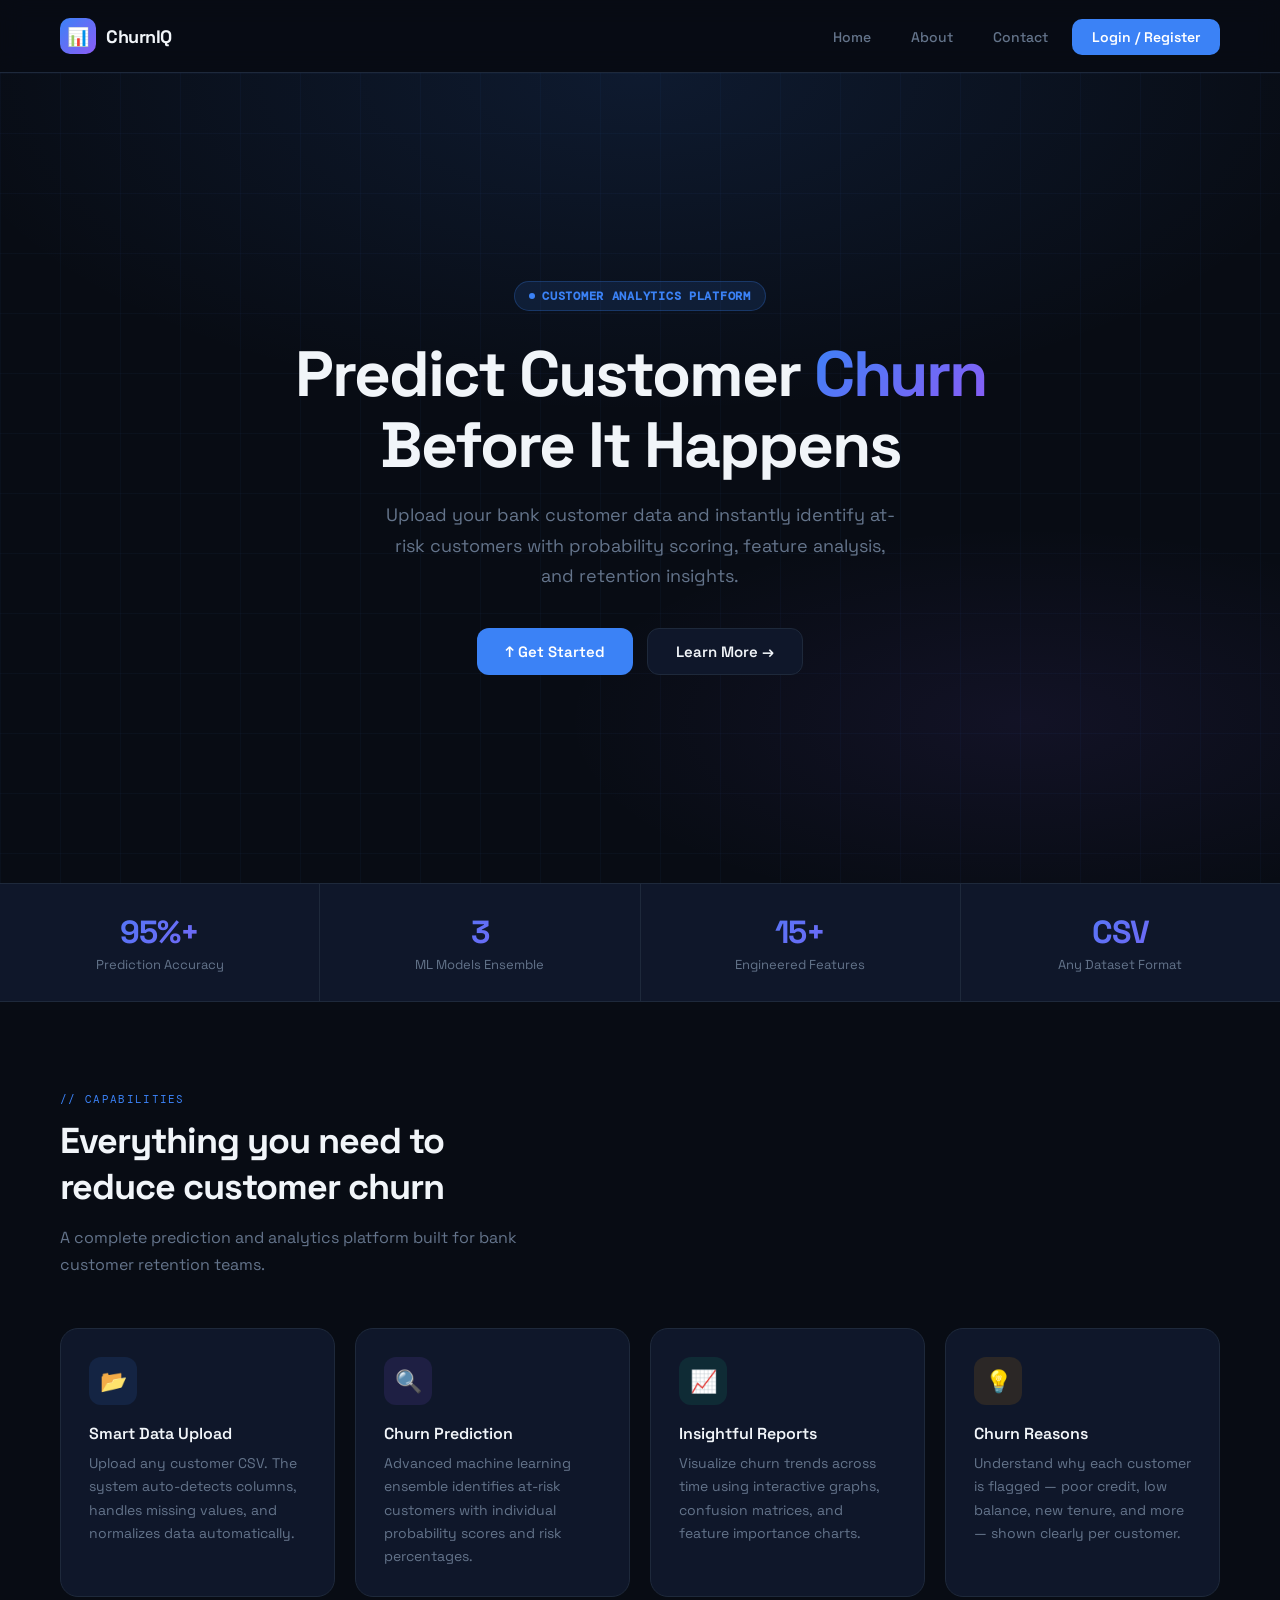
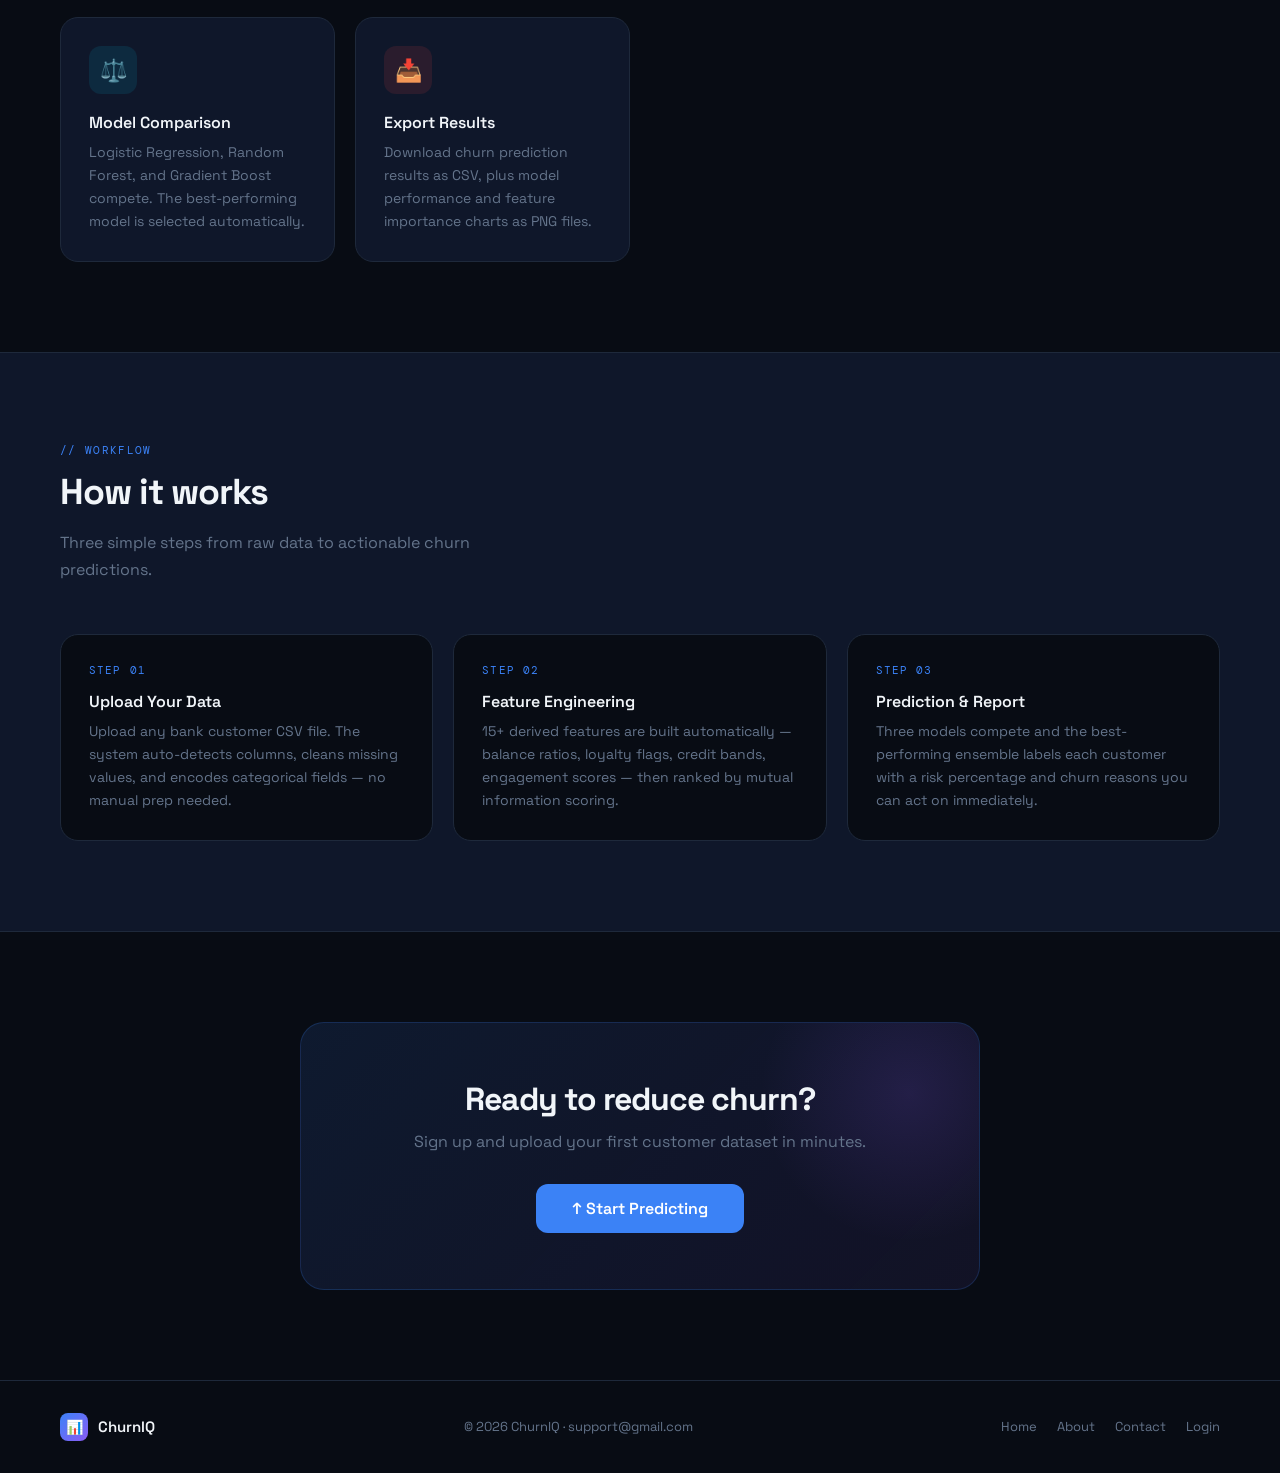
<file: templates/index.html>
<!DOCTYPE html>
<html lang="en">
<head>
  <meta charset="UTF-8">
  <meta name="viewport" content="width=device-width, initial-scale=1.0">
  <title>ChurnIQ – Customer Churn Prediction</title>
  <link rel="preconnect" href="https://fonts.googleapis.com">
  <link href="https://fonts.googleapis.com/css2?family=Space+Grotesk:wght@300;400;500;600;700&family=DM+Mono:wght@400;500&display=swap" rel="stylesheet">
  <style>
    :root {
      --bg: #080c14;
      --surface: #0f172a;
      --surface2: #1e293b;
      --border: #1e293b;
      --accent: #3b82f6;
      --accent2: #8b5cf6;
      --green: #10b981;
      --red: #ef4444;
      --amber: #f59e0b;
      --text: #f1f5f9;
      --muted: #64748b;
    }
    * { margin: 0; padding: 0; box-sizing: border-box; }
    body {
      background: var(--bg);
      color: var(--text);
      font-family: 'Space Grotesk', sans-serif;
      min-height: 100vh;
    }

    /* ── Navbar ── */
    .navbar {
      display: flex;
      justify-content: space-between;
      align-items: center;
      padding: 18px 60px;
      background: rgba(8,12,20,0.85);
      backdrop-filter: blur(12px);
      border-bottom: 1px solid var(--border);
      position: sticky;
      top: 0;
      z-index: 1000;
    }
    .navbar-brand {
      display: flex;
      align-items: center;
      gap: 10px;
      text-decoration: none;
      color: var(--text);
    }
    .brand-icon {
      width: 36px; height: 36px;
      border-radius: 10px;
      background: linear-gradient(135deg, var(--accent), var(--accent2));
      display: flex; align-items: center; justify-content: center;
      font-size: 18px;
    }
    .brand-name { font-size: 18px; font-weight: 700; letter-spacing: -0.5px; }
    .nav-links {
      display: flex;
      align-items: center;
      gap: 8px;
      list-style: none;
    }
    .nav-links a {
      text-decoration: none;
      color: var(--muted);
      font-size: 14px;
      font-weight: 500;
      padding: 8px 16px;
      border-radius: 8px;
      transition: 0.2s;
    }
    .nav-links a:hover { color: var(--text); background: var(--surface2); }
    .nav-links .btn-nav {
      background: var(--accent);
      color: white;
      padding: 9px 20px;
      border-radius: 10px;
      font-weight: 600;
      transition: 0.2s;
    }
    .nav-links .btn-nav:hover {
      background: #2563eb;
      transform: translateY(-1px);
      box-shadow: 0 4px 20px rgba(59,130,246,.35);
    }

    /* ── Hero ── */
    .hero {
      min-height: 90vh;
      display: flex;
      align-items: center;
      justify-content: center;
      text-align: center;
      padding: 80px 24px;
      position: relative;
      overflow: hidden;
    }
    .hero-bg {
      position: absolute;
      inset: 0;
      background:
        radial-gradient(ellipse 80% 60% at 50% 0%, rgba(59,130,246,0.12) 0%, transparent 70%),
        radial-gradient(ellipse 60% 40% at 80% 80%, rgba(139,92,246,0.08) 0%, transparent 60%);
    }
    /* Grid lines */
    .hero-bg::after {
      content: '';
      position: absolute;
      inset: 0;
      background-image:
        linear-gradient(rgba(59,130,246,0.04) 1px, transparent 1px),
        linear-gradient(90deg, rgba(59,130,246,0.04) 1px, transparent 1px);
      background-size: 60px 60px;
    }
    .hero-content { position: relative; z-index: 1; max-width: 720px; }
    .hero-badge {
      display: inline-flex;
      align-items: center;
      gap: 7px;
      background: rgba(59,130,246,0.12);
      border: 1px solid rgba(59,130,246,0.25);
      color: var(--accent);
      padding: 6px 14px;
      border-radius: 999px;
      font-size: 12px;
      font-weight: 600;
      letter-spacing: 0.06em;
      text-transform: uppercase;
      margin-bottom: 28px;
      font-family: 'DM Mono', monospace;
    }
    .hero-badge .dot {
      width: 6px; height: 6px;
      background: var(--accent);
      border-radius: 50%;
      animation: pulse 2s infinite;
    }
    @keyframes pulse {
      0%, 100% { opacity: 1; transform: scale(1); }
      50% { opacity: 0.5; transform: scale(0.8); }
    }
    .hero h1 {
      font-size: clamp(36px, 6vw, 64px);
      font-weight: 700;
      letter-spacing: -2px;
      line-height: 1.1;
      margin-bottom: 20px;
    }
    .hero h1 span {
      background: linear-gradient(135deg, var(--accent), var(--accent2));
      -webkit-background-clip: text;
      -webkit-text-fill-color: transparent;
      background-clip: text;
    }
    .hero p {
      font-size: 18px;
      color: var(--muted);
      line-height: 1.7;
      max-width: 520px;
      margin: 0 auto 36px;
    }
    .hero-cta {
      display: flex;
      gap: 14px;
      justify-content: center;
      flex-wrap: wrap;
    }
    .btn {
      display: inline-flex;
      align-items: center;
      gap: 8px;
      padding: 13px 28px;
      border-radius: 12px;
      font-size: 15px;
      font-weight: 600;
      cursor: pointer;
      border: none;
      text-decoration: none;
      transition: all 0.2s;
      font-family: inherit;
    }
    .btn-primary {
      background: var(--accent);
      color: white;
    }
    .btn-primary:hover {
      background: #2563eb;
      transform: translateY(-2px);
      box-shadow: 0 8px 30px rgba(59,130,246,0.4);
    }
    .btn-ghost {
      background: var(--surface);
      color: var(--text);
      border: 1px solid var(--border);
    }
    .btn-ghost:hover {
      background: var(--surface2);
      transform: translateY(-1px);
    }

    /* ── Stats Bar ── */
    .stats-bar {
      display: flex;
      justify-content: center;
      gap: 0;
      border-top: 1px solid var(--border);
      border-bottom: 1px solid var(--border);
      background: var(--surface);
      flex-wrap: wrap;
    }
    .stat-item {
      flex: 1;
      min-width: 160px;
      padding: 28px 24px;
      text-align: center;
      border-right: 1px solid var(--border);
    }
    .stat-item:last-child { border-right: none; }
    .stat-value {
      font-size: 32px;
      font-weight: 700;
      letter-spacing: -1px;
      background: linear-gradient(135deg, var(--accent), var(--accent2));
      -webkit-background-clip: text;
      -webkit-text-fill-color: transparent;
      background-clip: text;
    }
    .stat-label { font-size: 13px; color: var(--muted); margin-top: 4px; }

    /* ── Features ── */
    .section { padding: 90px 60px; }
    .section-label {
      font-size: 11px;
      font-family: 'DM Mono', monospace;
      color: var(--accent);
      text-transform: uppercase;
      letter-spacing: 0.12em;
      margin-bottom: 12px;
    }
    .section-title {
      font-size: 36px;
      font-weight: 700;
      letter-spacing: -1px;
      margin-bottom: 14px;
    }
    .section-sub {
      font-size: 16px;
      color: var(--muted);
      max-width: 480px;
      line-height: 1.7;
      margin-bottom: 50px;
    }
    .features-grid {
      display: grid;
      grid-template-columns: repeat(auto-fill, minmax(260px, 1fr));
      gap: 20px;
    }
    .feature-card {
      background: var(--surface);
      border: 1px solid var(--border);
      border-radius: 18px;
      padding: 28px;
      transition: 0.25s;
      position: relative;
      overflow: hidden;
    }
    .feature-card::before {
      content: '';
      position: absolute;
      top: 0; left: 0; right: 0;
      height: 3px;
      background: var(--card-color, var(--accent));
      opacity: 0;
      transition: 0.25s;
    }
    .feature-card:hover {
      border-color: rgba(59,130,246,0.3);
      transform: translateY(-3px);
      box-shadow: 0 12px 40px rgba(0,0,0,0.3);
    }
    .feature-card:hover::before { opacity: 1; }
    .feature-icon {
      width: 48px; height: 48px;
      border-radius: 12px;
      display: flex; align-items: center; justify-content: center;
      font-size: 22px;
      margin-bottom: 18px;
      background: var(--icon-bg, rgba(59,130,246,0.12));
    }
    .feature-card h3 {
      font-size: 16px;
      font-weight: 600;
      margin-bottom: 8px;
    }
    .feature-card p {
      font-size: 14px;
      color: var(--muted);
      line-height: 1.65;
    }

    /* ── How it works ── */
    .how-section {
      padding: 90px 60px;
      background: var(--surface);
      border-top: 1px solid var(--border);
      border-bottom: 1px solid var(--border);
    }
    .steps-grid {
      display: grid;
      grid-template-columns: repeat(3, 1fr);
      gap: 20px;
      margin-top: 50px;
    }
    .step {
      background: var(--bg);
      border: 1px solid var(--border);
      border-radius: 18px;
      padding: 28px;
      position: relative;
    }
    .step-num {
      font-family: 'DM Mono', monospace;
      font-size: 11px;
      color: var(--accent);
      text-transform: uppercase;
      letter-spacing: 0.1em;
      margin-bottom: 14px;
    }
    .step h4 { font-size: 16px; font-weight: 600; margin-bottom: 8px; }
    .step p { font-size: 14px; color: var(--muted); line-height: 1.65; }
    .step-arrow {
      position: absolute;
      right: -30px;
      top: 50%;
      transform: translateY(-50%);
      color: var(--muted);
      font-size: 20px;
      z-index: 1;
    }

    /* ── CTA Banner ── */
    .cta-section {
      padding: 90px 60px;
      text-align: center;
    }
    .cta-card {
      max-width: 680px;
      margin: 0 auto;
      background: linear-gradient(135deg, rgba(59,130,246,0.12) 0%, rgba(139,92,246,0.08) 100%);
      border: 1px solid rgba(59,130,246,0.2);
      border-radius: 24px;
      padding: 56px 40px;
      position: relative;
      overflow: hidden;
    }
    .cta-card::before {
      content: '';
      position: absolute;
      right: -80px; top: -80px;
      width: 300px; height: 300px;
      border-radius: 50%;
      background: radial-gradient(circle, rgba(139,92,246,0.15) 0%, transparent 70%);
    }
    .cta-card h2 {
      font-size: 32px;
      font-weight: 700;
      letter-spacing: -1px;
      margin-bottom: 12px;
      position: relative;
    }
    .cta-card p {
      color: var(--muted);
      font-size: 16px;
      margin-bottom: 32px;
      position: relative;
    }

    /* ── Footer ── */
    .footer {
      border-top: 1px solid var(--border);
      padding: 32px 60px;
      display: flex;
      justify-content: space-between;
      align-items: center;
      flex-wrap: wrap;
      gap: 12px;
    }
    .footer-brand {
      display: flex;
      align-items: center;
      gap: 10px;
      text-decoration: none;
      color: var(--text);
    }
    .footer-brand .brand-icon { width: 28px; height: 28px; font-size: 14px; border-radius: 8px; }
    .footer-text { font-size: 13px; color: var(--muted); }
    .footer-links { display: flex; gap: 20px; }
    .footer-links a { font-size: 13px; color: var(--muted); text-decoration: none; transition: 0.2s; }
    .footer-links a:hover { color: var(--text); }

    @media (max-width: 768px) {
      .navbar { padding: 16px 20px; }
      .section, .how-section, .cta-section { padding: 60px 20px; }
      .steps-grid { grid-template-columns: 1fr; }
      .footer { padding: 24px 20px; flex-direction: column; text-align: center; }
      .stats-bar { flex-direction: column; }
      .stat-item { border-right: none; border-bottom: 1px solid var(--border); }
    }
  </style>
</head>
<body>

<!-- Navbar -->
<nav class="navbar">
  <a href="/" class="navbar-brand">
    <div class="brand-icon">📊</div>
    <span class="brand-name">ChurnIQ</span>
  </a>
  <ul class="nav-links">
    <li><a href="/">Home</a></li>
    <li><a href="/about">About</a></li>
    <li><a href="/contact">Contact</a></li>
    <li><a href="/login" class="btn-nav">Login / Register</a></li>
  </ul>
</nav>

<!-- Hero -->
<section class="hero">
  <div class="hero-bg"></div>
  <div class="hero-content">
    <div class="hero-badge">
      <span class="dot"></span>
      Customer Analytics Platform
    </div>
    <h1>Predict Customer <span>Churn</span><br>Before It Happens</h1>
    <p>Upload your bank customer data and instantly identify at-risk customers with probability scoring, feature analysis, and retention insights.</p>
    <div class="hero-cta">
      <a href="/login" class="btn btn-primary">↑ Get Started</a>
      <a href="/about" class="btn btn-ghost">Learn More →</a>
    </div>
  </div>
</section>

<!-- Stats Bar -->
<div class="stats-bar">
  <div class="stat-item">
    <div class="stat-value">95%+</div>
    <div class="stat-label">Prediction Accuracy</div>
  </div>
  <div class="stat-item">
    <div class="stat-value">3</div>
    <div class="stat-label">ML Models Ensemble</div>
  </div>
  <div class="stat-item">
    <div class="stat-value">15+</div>
    <div class="stat-label">Engineered Features</div>
  </div>
  <div class="stat-item">
    <div class="stat-value">CSV</div>
    <div class="stat-label">Any Dataset Format</div>
  </div>
</div>

<!-- Features -->
<section class="section">
  <div class="section-label">// capabilities</div>
  <h2 class="section-title">Everything you need to<br>reduce customer churn</h2>
  <p class="section-sub">A complete prediction and analytics platform built for bank customer retention teams.</p>

  <div class="features-grid">
    <div class="feature-card" style="--card-color:#3b82f6; --icon-bg:rgba(59,130,246,0.12);">
      <div class="feature-icon">📂</div>
      <h3>Smart Data Upload</h3>
      <p>Upload any customer CSV. The system auto-detects columns, handles missing values, and normalizes data automatically.</p>
    </div>
    <div class="feature-card" style="--card-color:#8b5cf6; --icon-bg:rgba(139,92,246,0.12);">
      <div class="feature-icon">🔍</div>
      <h3>Churn Prediction</h3>
      <p>Advanced machine learning ensemble identifies at-risk customers with individual probability scores and risk percentages.</p>
    </div>
    <div class="feature-card" style="--card-color:#10b981; --icon-bg:rgba(16,185,129,0.12);">
      <div class="feature-icon">📈</div>
      <h3>Insightful Reports</h3>
      <p>Visualize churn trends across time using interactive graphs, confusion matrices, and feature importance charts.</p>
    </div>
    <div class="feature-card" style="--card-color:#f59e0b; --icon-bg:rgba(245,158,11,0.12);">
      <div class="feature-icon">💡</div>
      <h3>Churn Reasons</h3>
      <p>Understand why each customer is flagged — poor credit, low balance, new tenure, and more — shown clearly per customer.</p>
    </div>
    <div class="feature-card" style="--card-color:#06b6d4; --icon-bg:rgba(6,182,212,0.12);">
      <div class="feature-icon">⚖️</div>
      <h3>Model Comparison</h3>
      <p>Logistic Regression, Random Forest, and Gradient Boost compete. The best-performing model is selected automatically.</p>
    </div>
    <div class="feature-card" style="--card-color:#ef4444; --icon-bg:rgba(239,68,68,0.12);">
      <div class="feature-icon">📥</div>
      <h3>Export Results</h3>
      <p>Download churn prediction results as CSV, plus model performance and feature importance charts as PNG files.</p>
    </div>
  </div>
</section>

<!-- How it works -->
<section class="how-section">
  <div class="section-label">// workflow</div>
  <h2 class="section-title">How it works</h2>
  <p class="section-sub">Three simple steps from raw data to actionable churn predictions.</p>

  <div class="steps-grid">
    <div class="step">
      <div class="step-num">Step 01</div>
      <h4>Upload Your Data</h4>
      <p>Upload any bank customer CSV file. The system auto-detects columns, cleans missing values, and encodes categorical fields — no manual prep needed.</p>
    </div>
    <div class="step">
      <div class="step-num">Step 02</div>
      <h4>Feature Engineering</h4>
      <p>15+ derived features are built automatically — balance ratios, loyalty flags, credit bands, engagement scores — then ranked by mutual information scoring.</p>
    </div>
    <div class="step">
      <div class="step-num">Step 03</div>
      <h4>Prediction & Report</h4>
      <p>Three models compete and the best-performing ensemble labels each customer with a risk percentage and churn reasons you can act on immediately.</p>
    </div>
  </div>
</section>

<!-- CTA Banner -->
<section class="cta-section">
  <div class="cta-card">
    <h2>Ready to reduce churn?</h2>
    <p>Sign up and upload your first customer dataset in minutes.</p>
    <a href="/login" class="btn btn-primary" style="font-size:16px; padding:14px 36px;">
      ↑ Start Predicting
    </a>
  </div>
</section>

<!-- Footer -->
<footer class="footer">
  <a href="/" class="footer-brand">
    <div class="brand-icon">📊</div>
    <span style="font-size:15px; font-weight:600;">ChurnIQ</span>
  </a>
  <span class="footer-text">© 2026 ChurnIQ · support@gmail.com</span>
  <div class="footer-links">
    <a href="/">Home</a>
    <a href="/about">About</a>
    <a href="/contact">Contact</a>
    <a href="/login">Login</a>
  </div>
</footer>

</body>
</html>
</file>
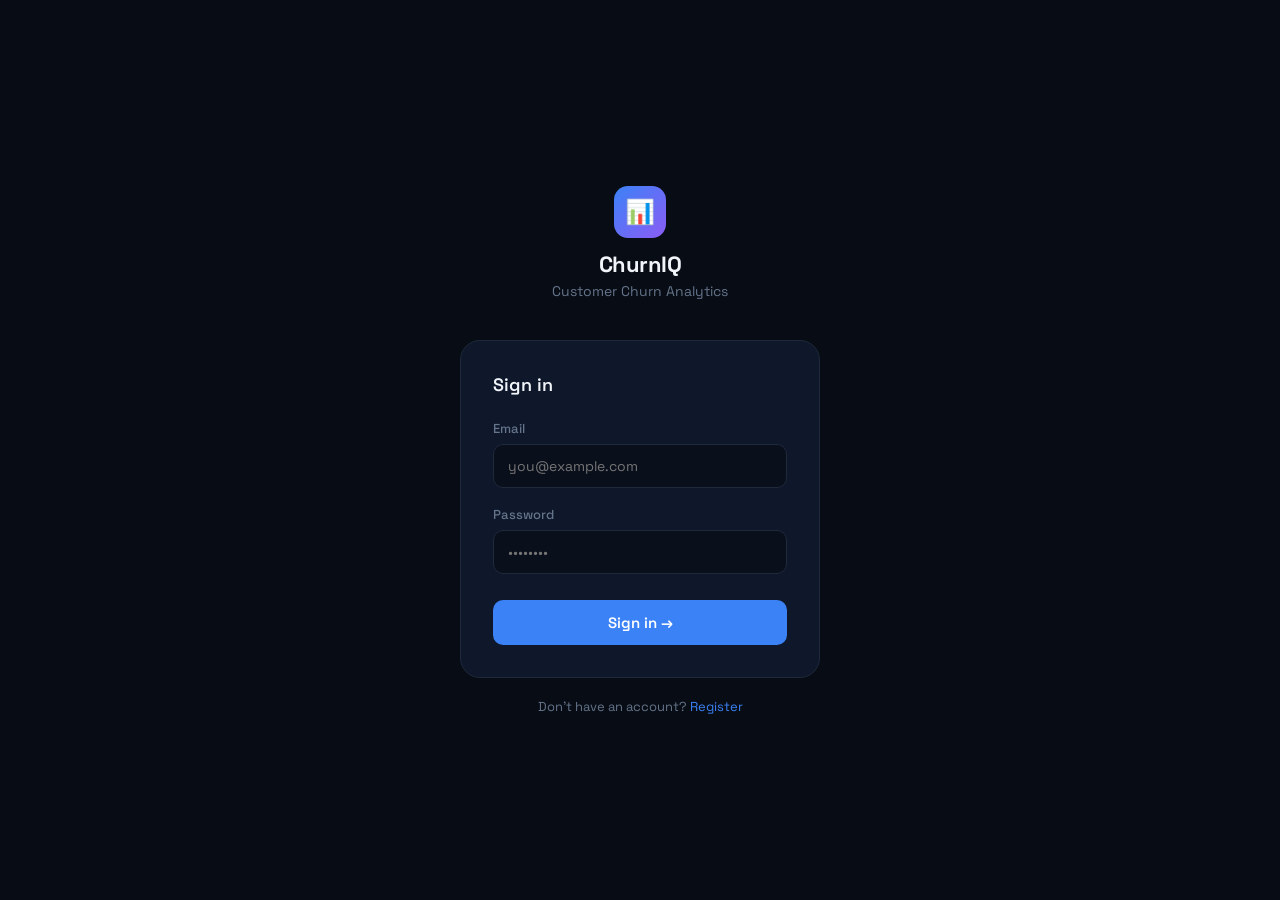
<file: templates/login.html>
<!DOCTYPE html>
<html lang="en">
<head>
  <meta charset="UTF-8">
  <title>Login – ChurnIQ</title>
  <link href="https://fonts.googleapis.com/css2?family=Space+Grotesk:wght@400;500;600;700&display=swap" rel="stylesheet">
  <style>
    :root { --bg:#080c14; --surface:#0f172a; --border:#1e293b; --accent:#3b82f6; --text:#f1f5f9; --muted:#64748b; }
    * { margin:0; padding:0; box-sizing:border-box; }
    body { background:var(--bg); color:var(--text); font-family:'Space Grotesk',sans-serif; min-height:100vh; display:flex; align-items:center; justify-content:center; }
    .container { width:100%; max-width:400px; padding:20px; }
    .brand { text-align:center; margin-bottom:40px; }
    .brand-icon { width:52px;height:52px;border-radius:14px;background:linear-gradient(135deg,#3b82f6,#8b5cf6);display:flex;align-items:center;justify-content:center;font-size:24px;margin:0 auto 12px; }
    .brand h1 { font-size:22px; font-weight:700; letter-spacing:-0.5px; }
    .brand p { color:var(--muted); font-size:14px; margin-top:4px; }
    .card { background:var(--surface); border:1px solid var(--border); border-radius:20px; padding:32px; }
    .field { margin-bottom:18px; }
    label { display:block; font-size:13px; font-weight:500; color:var(--muted); margin-bottom:7px; }
    input { width:100%; background:#0a0f1c; border:1px solid var(--border); border-radius:10px; padding:12px 14px; color:var(--text); font-size:14px; font-family:inherit; transition:.2s; }
    input:focus { outline:none; border-color:var(--accent); box-shadow:0 0 0 3px rgba(59,130,246,.15); }
    .btn { width:100%; padding:13px; background:var(--accent); color:white; border:none; border-radius:10px; font-size:15px; font-weight:600; cursor:pointer; font-family:inherit; transition:.2s; margin-top:8px; }
    .btn:hover { background:#2563eb; }
    .footer-link { text-align:center; margin-top:20px; font-size:13px; color:var(--muted); }
    .footer-link a { color:var(--accent); text-decoration:none; }
  </style>
</head>
<body>
<div class="container">
  <div class="brand">
    <div class="brand-icon">📊</div>
    <h1>ChurnIQ</h1>
    <p>Customer Churn Analytics</p>
  </div>
  <div class="card">
    <h2 style="font-size:18px;font-weight:600;margin-bottom:24px;">Sign in</h2>
    <form action="/login" method="POST">
      <div class="field">
        <label>Email</label>
        <input type="email" name="email" placeholder="you@example.com" required>
      </div>
      <div class="field">
        <label>Password</label>
        <input type="password" name="password" placeholder="••••••••" required>
      </div>
      <button class="btn" type="submit">Sign in →</button>
    </form>
  </div>
  <div class="footer-link">Don't have an account? <a href="/register">Register</a></div>
</div>
</body>
</html>
</file>
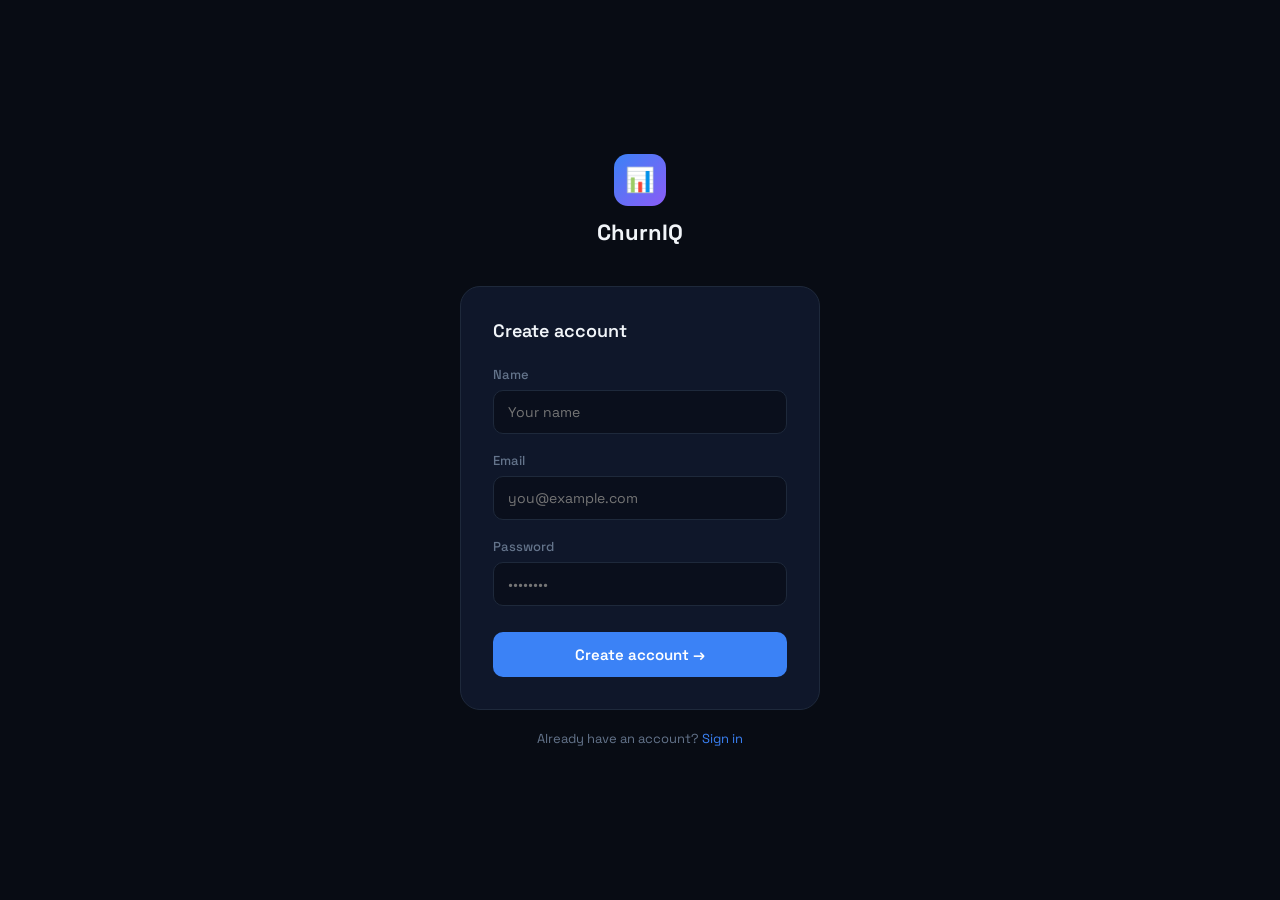
<file: templates/register.html>
<!DOCTYPE html>
<html lang="en">
<head>
  <meta charset="UTF-8">
  <title>Register – ChurnIQ</title>
  <link href="https://fonts.googleapis.com/css2?family=Space+Grotesk:wght@400;500;600;700&display=swap" rel="stylesheet">
  <style>
    :root { --bg:#080c14; --surface:#0f172a; --border:#1e293b; --accent:#3b82f6; --text:#f1f5f9; --muted:#64748b; }
    * { margin:0; padding:0; box-sizing:border-box; }
    body { background:var(--bg); color:var(--text); font-family:'Space Grotesk',sans-serif; min-height:100vh; display:flex; align-items:center; justify-content:center; }
    .container { width:100%; max-width:400px; padding:20px; }
    .brand { text-align:center; margin-bottom:40px; }
    .brand-icon { width:52px;height:52px;border-radius:14px;background:linear-gradient(135deg,#3b82f6,#8b5cf6);display:flex;align-items:center;justify-content:center;font-size:24px;margin:0 auto 12px; }
    .brand h1 { font-size:22px; font-weight:700; }
    .card { background:var(--surface); border:1px solid var(--border); border-radius:20px; padding:32px; }
    .field { margin-bottom:18px; }
    label { display:block; font-size:13px; font-weight:500; color:var(--muted); margin-bottom:7px; }
    input { width:100%; background:#0a0f1c; border:1px solid var(--border); border-radius:10px; padding:12px 14px; color:var(--text); font-size:14px; font-family:inherit; transition:.2s; }
    input:focus { outline:none; border-color:var(--accent); box-shadow:0 0 0 3px rgba(59,130,246,.15); }
    .btn { width:100%; padding:13px; background:var(--accent); color:white; border:none; border-radius:10px; font-size:15px; font-weight:600; cursor:pointer; font-family:inherit; margin-top:8px; }
    .btn:hover { background:#2563eb; }
    .footer-link { text-align:center; margin-top:20px; font-size:13px; color:var(--muted); }
    .footer-link a { color:var(--accent); text-decoration:none; }
  </style>
</head>
<body>
<div class="container">
  <div class="brand">
    <div class="brand-icon">📊</div>
    <h1>ChurnIQ</h1>
  </div>
  <div class="card">
    <h2 style="font-size:18px;font-weight:600;margin-bottom:24px;">Create account</h2>
    <form action="/register" method="POST">
      <div class="field"><label>Name</label><input type="text" name="name" placeholder="Your name" required></div>
      <div class="field"><label>Email</label><input type="email" name="email" placeholder="you@example.com" required></div>
      <div class="field"><label>Password</label><input type="password" name="password" placeholder="••••••••" required></div>
      <button class="btn" type="submit">Create account →</button>
    </form>
  </div>
  <div class="footer-link">Already have an account? <a href="/login">Sign in</a></div>
</div>
</body>
</html>
</file>
